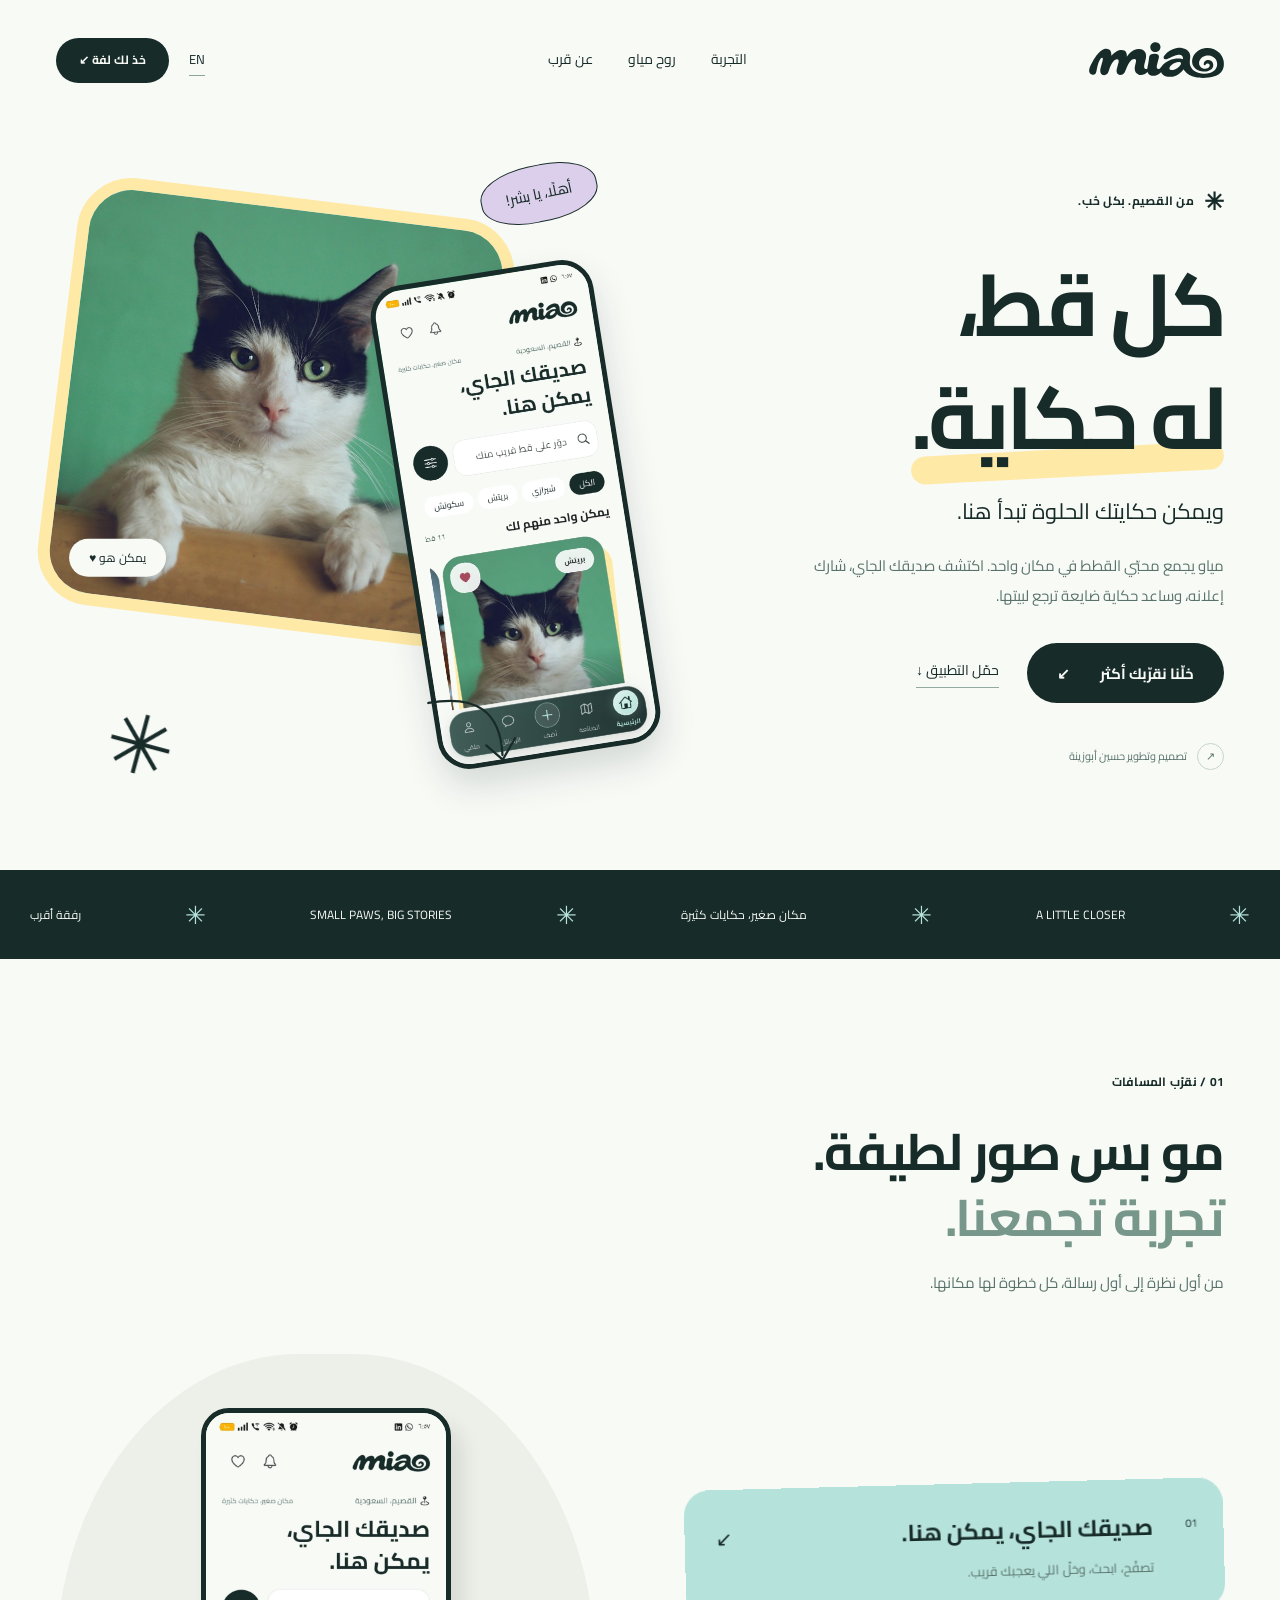
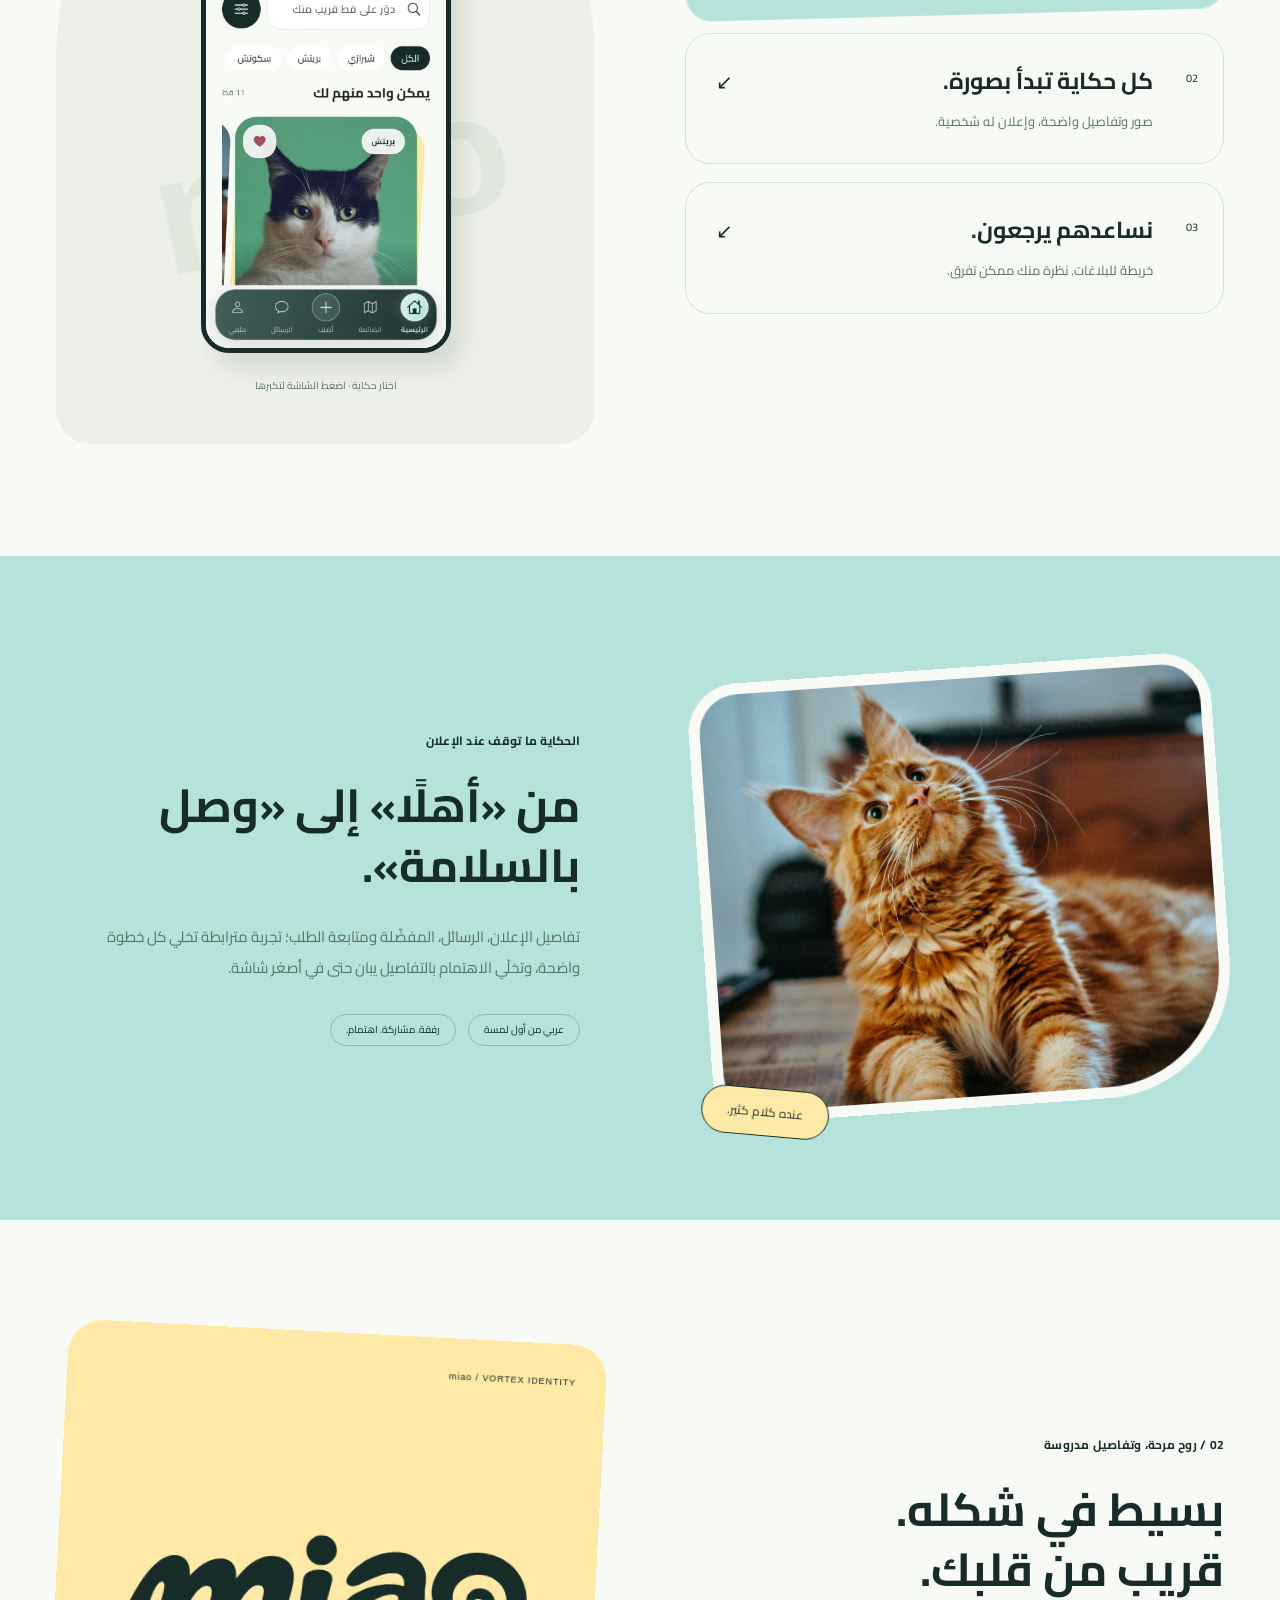
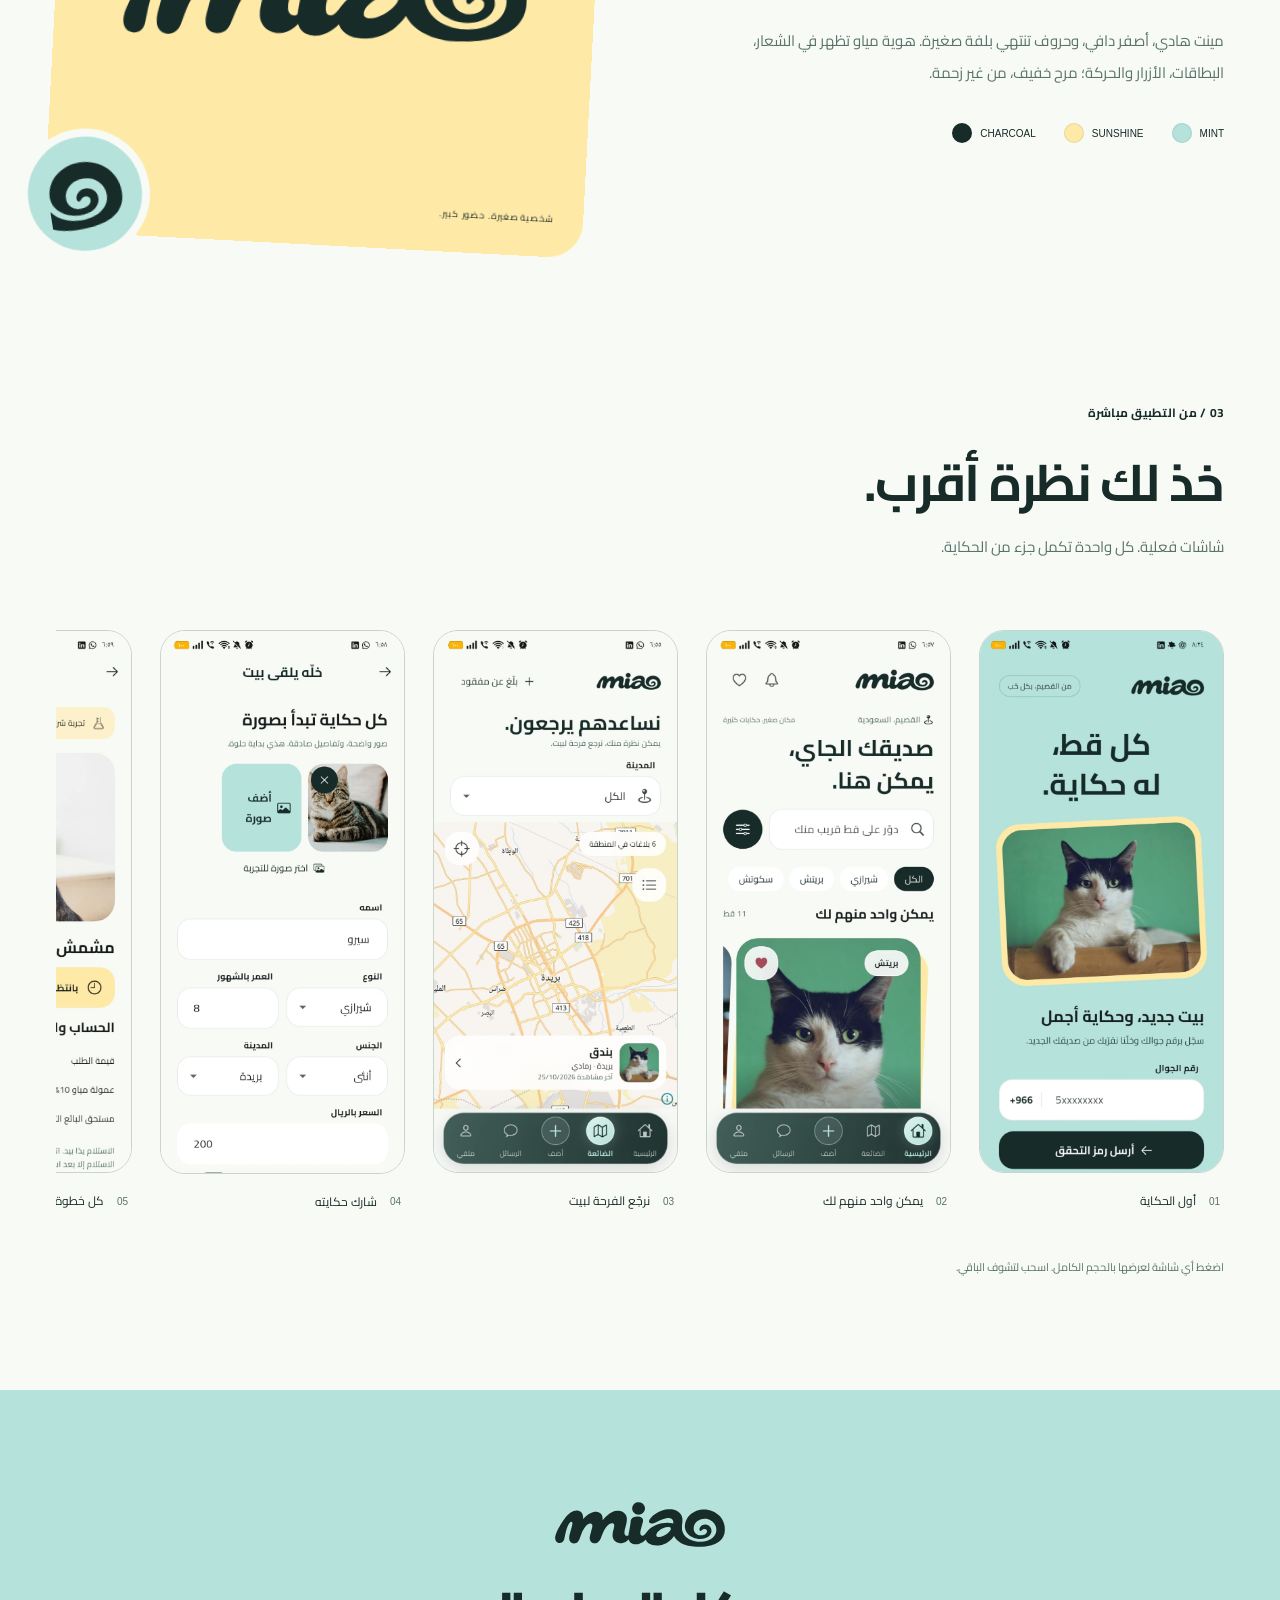
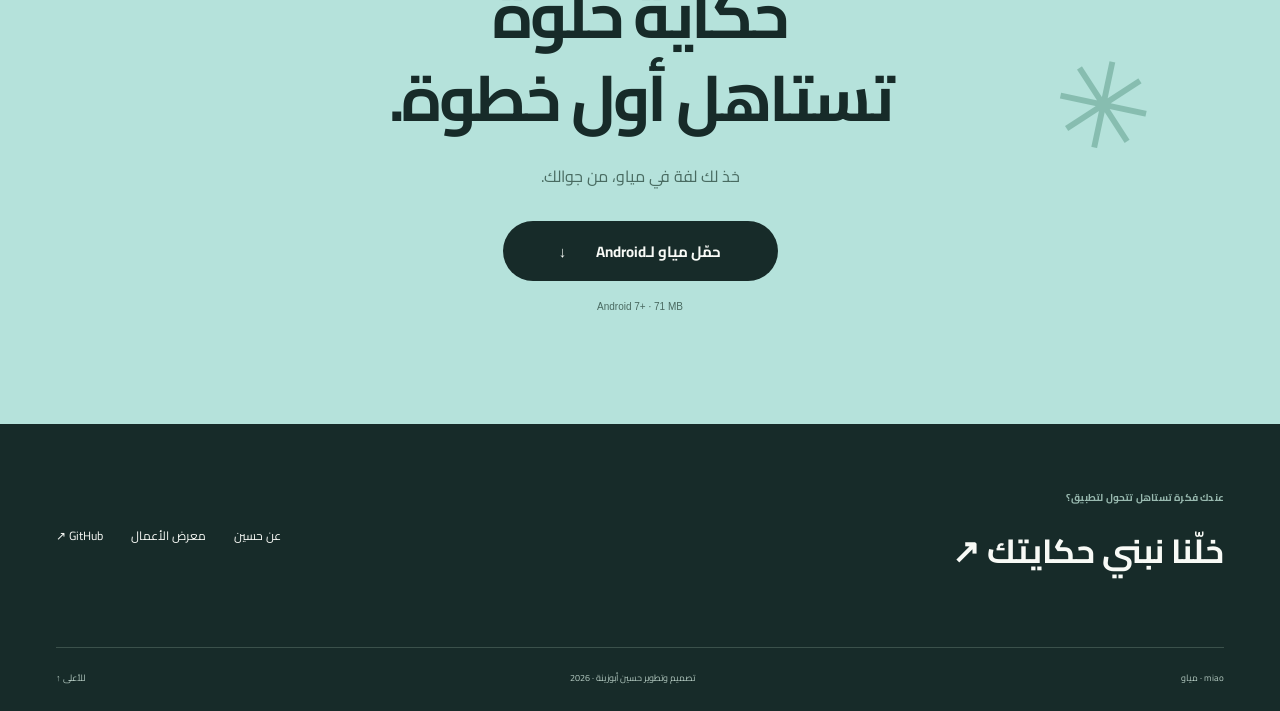
<file: site/index.html>
<!doctype html>
<html lang="ar" dir="rtl">
  <head>
    <meta charset="utf-8" />
    <meta name="viewport" content="width=device-width,initial-scale=1" />
    <title>مياو — كل قط، له حكاية · حسين أبوزينة</title>
    <meta
      name="description"
      content="مياو: تجربة موبايل عربية تجمع محبي القطط في القصيم. اكتشف الإعلانات، شارك الحكايات وساعد القطط الضائعة ترجع لبيوتها. تصميم وتطوير حسين أبوزينة."
    />
    <meta name="theme-color" content="#B5E2DB" />
    <link
      rel="canonical"
      href="https://husseinabozina.github.io/miao-view/"
    />
    <meta property="og:title" content="مياو — كل قط، له حكاية" />
    <meta
      property="og:description"
      content="تجربة عربية بروح مرحة. اكتشف مياو، من أول حكاية إلى صديق جديد."
    />
    <meta property="og:type" content="website" />
    <meta
      property="og:url"
      content="https://husseinabozina.github.io/miao-view/"
    />
    <meta
      property="og:image"
      content="https://husseinabozina.github.io/miao-view/assets/brand/cover.png"
    />
    <meta name="twitter:card" content="summary_large_image" />
    <link rel="icon" type="image/svg+xml" href="assets/brand/spiral.svg" />
    <link
      rel="preload"
      href="assets/brand/Cairo-Bold.ttf"
      as="font"
      type="font/ttf"
      crossorigin
    />
    <link rel="stylesheet" href="styles.css" />
    <script src="app.js" defer></script>
  </head>
  <body>
    <a
      class="skip"
      href="#main"
      data-ar="انتقل للمحتوى"
      data-en="Skip to content"
      >انتقل للمحتوى</a
    >
    <header class="header wrap">
      <a class="logo" href="#" aria-label="miao"
        ><img src="assets/brand/miao.svg" width="145" height="39" alt="miao"
      /></a>
      <nav aria-label="التنقل">
        <a href="#experience" data-ar="التجربة" data-en="The experience"
          >التجربة</a
        ><a href="#identity" data-ar="روح مياو" data-en="The character"
          >روح مياو</a
        ><a href="#screens" data-ar="عن قرب" data-en="A closer look">عن قرب</a>
      </nav>
      <div class="header-actions">
        <button class="language" id="language" aria-label="Switch to English">
          EN</button
        ><a
          class="pill small dark"
          href="#download"
          data-ar="خذ لك لفة ↙"
          data-en="Take a look ↗"
          >خذ لك لفة ↙</a
        >
      </div>
    </header>
    <main id="main">
      <section class="hero wrap">
        <div class="hero-copy">
          <p class="eyebrow">
            <span class="spark" aria-hidden="true">✳</span
            ><span
              data-ar="من القصيم. بكل حُب."
              data-en="FROM QASSIM. WITH LOVE."
              >من القصيم. بكل حُب.</span
            >
          </p>
          <h1>
            <span data-ar="كل قط،" data-en="Little paws.">كل قط،</span
            ><br /><span
              class="underlined"
              data-ar="له حكاية."
              data-en="Big stories."
              >له حكاية.</span
            >
          </h1>
          <p
            class="hero-lead"
            data-ar="ويمكن حكايتك الحلوة تبدأ هنا."
            data-en="Your next good story could start right here."
          >
            ويمكن حكايتك الحلوة تبدأ هنا.
          </p>
          <p
            class="intro"
            data-ar="مياو يجمع محبّي القطط في مكان واحد. اكتشف صديقك الجاي، شارك إعلانه، وساعد حكاية ضايعة ترجع لبيتها."
            data-en="A little place for cat people. Find your next companion, share a listing and help a missing story find its way home."
          >
            مياو يجمع محبّي القطط في مكان واحد. اكتشف صديقك الجاي، شارك إعلانه،
            وساعد حكاية ضايعة ترجع لبيتها.
          </p>
          <div class="actions">
            <a class="pill dark" href="#experience"
              ><span data-ar="خلّنا نقرّبك أكثر" data-en="Meet miao"
                >خلّنا نقرّبك أكثر</span
              ><span aria-hidden="true">↙</span></a
            ><a
              class="text-link"
              href="#download"
              data-ar="حمّل التطبيق ↓"
              data-en="Get the app ↓"
              >حمّل التطبيق ↓</a
            >
          </div>
          <div class="hero-credit">
            <span class="mini-icon" aria-hidden="true">↗</span
            ><span
              data-ar="تصميم وتطوير حسين أبوزينة"
              data-en="DESIGNED & BUILT BY HUSSEIN ABOZINA"
              >تصميم وتطوير حسين أبوزينة</span
            >
          </div>
        </div>
        <div class="hero-art">
          <div class="cat-frame">
            <img
              src="assets/photos/cat1.jpg"
              width="900"
              height="1200"
              alt="قط مسترخٍ، من صور تطبيق مياو"
              fetchpriority="high"
            /><span
              class="cat-label"
              data-ar="يمكن هو ♥"
              data-en="Maybe this one ♥"
              >يمكن هو ♥</span
            >
          </div>
          <div class="hero-phone">
            <img
              src="assets/screens/home.jpg"
              width="718"
              height="1599"
              alt="شاشة مياو الرئيسية على Android"
            />
          </div>
          <span
            class="hello-sticker"
            data-ar="أهلًا، يا بشر!"
            data-en="Oh, hi human!"
            >أهلًا، يا بشر!</span
          ><svg class="doodle" viewBox="0 0 120 90" aria-hidden="true">
            <path d="M7 18q75-25 88 45M76 55l20 13 10-25" /></svg
          ><span class="float-star" aria-hidden="true">✳</span>
        </div>
      </section>
      <div class="ticker" aria-hidden="true">
        <div>
          <span>رفقة أقرب</span><b>✳</b><span>SMALL PAWS, BIG STORIES</span
          ><b>✳</b><span>مكان صغير، حكايات كثيرة</span><b>✳</b
          ><span>A LITTLE CLOSER</span><b>✳</b>
        </div>
      </div>
      <section id="experience" class="experience section">
        <div class="wrap">
          <div class="section-top">
            <p
              class="eyebrow"
              data-ar="01 / نقرّب المسافات"
              data-en="01 / A LITTLE CLOSER"
            >
              01 / نقرّب المسافات
            </p>
            <h2>
              <span data-ar="مو بس صور لطيفة." data-en="More than a cute face."
                >مو بس صور لطيفة.</span
              ><br /><span
                class="muted"
                data-ar="تجربة تجمعنا."
                data-en="A reason to connect."
                >تجربة تجمعنا.</span
              >
            </h2>
            <p
              data-ar="من أول نظرة إلى أول رسالة، كل خطوة لها مكانها."
              data-en="From the first look to the first hello, every step has its place."
            >
              من أول نظرة إلى أول رسالة، كل خطوة لها مكانها.
            </p>
          </div>
          <div class="story-layout">
            <div
              class="chapters"
              role="tablist"
              aria-orientation="vertical"
              aria-label="فصول تجربة مياو"
            >
              <button
                class="chapter active"
                id="tab-home"
                role="tab"
                aria-selected="true"
                aria-controls="story-panel"
                data-screen="home"
              >
                <span class="chapter-no">01</span
                ><span
                  ><strong
                    data-ar="صديقك الجاي، يمكن هنا."
                    data-en="Your next companion."
                    >صديقك الجاي، يمكن هنا.</strong
                  ><small
                    data-ar="تصفّح، ابحث، وخلّ اللي يعجبك قريب."
                    data-en="Browse, search and keep your favorites close."
                    >تصفّح، ابحث، وخلّ اللي يعجبك قريب.</small
                  ></span
                ><span class="chapter-arrow" aria-hidden="true">↙</span>
              </button>
              <button
                class="chapter"
                id="tab-listing"
                role="tab"
                aria-selected="false"
                tabindex="-1"
                aria-controls="story-panel"
                data-screen="listing"
              >
                <span class="chapter-no">02</span
                ><span
                  ><strong
                    data-ar="كل حكاية تبدأ بصورة."
                    data-en="Every story starts somewhere."
                    >كل حكاية تبدأ بصورة.</strong
                  ><small
                    data-ar="صور وتفاصيل واضحة، وإعلان له شخصية."
                    data-en="Photos, thoughtful details and a listing with character."
                    >صور وتفاصيل واضحة، وإعلان له شخصية.</small
                  ></span
                ><span class="chapter-arrow" aria-hidden="true">↙</span>
              </button>
              <button
                class="chapter"
                id="tab-map"
                role="tab"
                aria-selected="false"
                tabindex="-1"
                aria-controls="story-panel"
                data-screen="map"
              >
                <span class="chapter-no">03</span
                ><span
                  ><strong
                    data-ar="نساعدهم يرجعون."
                    data-en="Help them find home."
                    >نساعدهم يرجعون.</strong
                  ><small
                    data-ar="خريطة للبلاغات. نظرة منك ممكن تفرق."
                    data-en="Local missing-cat reports. One small sighting can matter."
                    >خريطة للبلاغات. نظرة منك ممكن تفرق.</small
                  ></span
                ><span class="chapter-arrow" aria-hidden="true">↙</span>
              </button>
            </div>
            <div
              class="story-stage"
              role="tabpanel"
              id="story-panel"
              aria-labelledby="tab-home"
            >
              <span class="stage-word" aria-hidden="true">miao</span
              ><button
                class="phone-button"
                id="story-zoom"
                aria-label="تكبير الشاشة"
              >
                <img
                  id="story-image"
                  src="assets/screens/home.jpg"
                  width="718"
                  height="1599"
                  alt="مياو — اكتشاف القطط والإعلانات"
                  loading="lazy"
                />
              </button>
              <p
                class="stage-hint"
                data-ar="اختار حكاية · اضغط الشاشة لتكبرها"
                data-en="PICK A CHAPTER · TAP TO EXPLORE"
              >
                اختار حكاية · اضغط الشاشة لتكبرها
              </p>
            </div>
          </div>
        </div>
      </section>
      <section class="connection section">
        <div class="wrap connection-grid">
          <div class="connection-photo">
            <img
              src="assets/photos/cat2.jpg"
              width="900"
              height="1200"
              alt="قط برتقالي من صور مياو"
              loading="lazy"
            /><span
              class="photo-sticker"
              data-ar="عنده كلام كثير."
              data-en="Excellent listener."
              >عنده كلام كثير.</span
            >
          </div>
          <div>
            <p
              class="eyebrow"
              data-ar="الحكاية ما توقف عند الإعلان"
              data-en="THE STORY GOES ON"
            >
              الحكاية ما توقف عند الإعلان
            </p>
            <h2
              data-ar="من «أهلًا» إلى «وصل بالسلامة»."
              data-en="From “hello” to “home at last”."
            >
              من «أهلًا» إلى «وصل بالسلامة».
            </h2>
            <p
              class="body-copy"
              data-ar="تفاصيل الإعلان، الرسائل، المفضّلة ومتابعة الطلب؛ تجربة مترابطة تخلي كل خطوة واضحة، وتخلّي الاهتمام بالتفاصيل يبان حتى في أصغر شاشة."
              data-en="Listing details, messages, saved favorites and order follow-up. A connected journey that makes each next step clear, with care in the smallest screens."
            >
              تفاصيل الإعلان، الرسائل، المفضّلة ومتابعة الطلب؛ تجربة مترابطة
              تخلي كل خطوة واضحة، وتخلّي الاهتمام بالتفاصيل يبان حتى في أصغر
              شاشة.
            </p>
            <div class="little-notes">
              <span
                data-ar="عربي من أول لمسة"
                data-en="ARABIC FROM THE FIRST TAP"
                >عربي من أول لمسة</span
              ><span
                data-ar="رفقة. مشاركة. اهتمام."
                data-en="COMPANIONSHIP. COMMUNITY. CARE."
                >رفقة. مشاركة. اهتمام.</span
              >
            </div>
          </div>
        </div>
      </section>
      <section id="identity" class="identity section">
        <div class="wrap identity-grid">
          <div>
            <p
              class="eyebrow"
              data-ar="02 / روح مرحة، وتفاصيل مدروسة"
              data-en="02 / A LITTLE PERSONALITY"
            >
              02 / روح مرحة، وتفاصيل مدروسة
            </p>
            <h2>
              <span data-ar="بسيط في شكله." data-en="Soft around the edges."
                >بسيط في شكله.</span
              ><br /><span data-ar="قريب من قلبك." data-en="Full of character."
                >قريب من قلبك.</span
              >
            </h2>
            <p
              class="body-copy"
              data-ar="مينت هادي، أصفر دافي، وحروف تنتهي بلفة صغيرة. هوية مياو تظهر في الشعار، البطاقات، الأزرار والحركة؛ مرح خفيف، من غير زحمة."
              data-en="Calm mint. Warm yellow. A wordmark with a little twist. The miao identity travels through the logo, cards, buttons and motion: playful, with room to breathe."
            >
              مينت هادي، أصفر دافي، وحروف تنتهي بلفة صغيرة. هوية مياو تظهر في
              الشعار، البطاقات، الأزرار والحركة؛ مرح خفيف، من غير زحمة.
            </p>
            <div class="palette">
              <span class="swatch mint"><i></i><span>MINT</span></span
              ><span class="swatch yellow"><i></i><span>SUNSHINE</span></span
              ><span class="swatch charcoal"><i></i><span>CHARCOAL</span></span>
            </div>
          </div>
          <div class="identity-board">
            <span class="board-top">miao / VORTEX IDENTITY</span
            ><img
              src="assets/brand/miao.svg"
              width="440"
              height="116"
              alt="شعار مياو الأصلي"
              loading="lazy"
            />
            <div class="spiral-disc">
              <img
                src="assets/brand/spiral.svg"
                width="85"
                height="85"
                alt="رمز مياو الحلزوني"
                loading="lazy"
              />
            </div>
            <span
              class="board-bottom"
              data-ar="شخصية صغيرة. حضور كبير."
              data-en="A SMALL TWIST. A BIG PERSONALITY."
              >شخصية صغيرة. حضور كبير.</span
            >
          </div>
        </div>
      </section>
      <section id="screens" class="gallery section">
        <div class="wrap">
          <div class="section-top">
            <p
              class="eyebrow"
              data-ar="03 / من التطبيق مباشرة"
              data-en="03 / STRAIGHT FROM THE APP"
            >
              03 / من التطبيق مباشرة
            </p>
            <h2 data-ar="خذ لك نظرة أقرب." data-en="Get a little closer.">
              خذ لك نظرة أقرب.
            </h2>
            <p
              data-ar="شاشات فعلية. كل واحدة تكمل جزء من الحكاية."
              data-en="Actual app screens. Each one carries a part of the story."
            >
              شاشات فعلية. كل واحدة تكمل جزء من الحكاية.
            </p>
          </div>
          <div class="gallery-grid">
            <figure>
              <button
                class="gallery-open"
                data-screen="welcome"
                aria-label="تكبير شاشة البداية"
              >
                <img
                  src="assets/screens/welcome.jpg"
                  width="718"
                  height="1599"
                  alt="مياو — الترحيب وتسجيل الجوال"
                  loading="lazy"
                />
              </button>
              <figcaption>
                <span>01</span
                ><span data-ar="أول الحكاية" data-en="A warm welcome"
                  >أول الحكاية</span
                >
              </figcaption>
            </figure>
            <figure>
              <button
                class="gallery-open"
                data-screen="home"
                aria-label="تكبير الرئيسية"
              >
                <img
                  src="assets/screens/home.jpg"
                  width="718"
                  height="1599"
                  alt="مياو — الرئيسية والبحث والمفضلة"
                  loading="lazy"
                />
              </button>
              <figcaption>
                <span>02</span
                ><span data-ar="يمكن واحد منهم لك" data-en="Maybe this one"
                  >يمكن واحد منهم لك</span
                >
              </figcaption>
            </figure>
            <figure>
              <button
                class="gallery-open"
                data-screen="map"
                aria-label="تكبير الخريطة"
              >
                <img
                  src="assets/screens/map.jpg"
                  width="718"
                  height="1599"
                  alt="مياو — خريطة بلاغات القطط الضائعة"
                  loading="lazy"
                />
              </button>
              <figcaption>
                <span>03</span
                ><span data-ar="نرجّع الفرحة لبيت" data-en="A way back home"
                  >نرجّع الفرحة لبيت</span
                >
              </figcaption>
            </figure>
            <figure>
              <button
                class="gallery-open"
                data-screen="listing"
                aria-label="تكبير إضافة إعلان"
              >
                <img
                  src="assets/screens/listing.jpg"
                  width="718"
                  height="1599"
                  alt="مياو — إنشاء إعلان بصور وتفاصيل"
                  loading="lazy"
                />
              </button>
              <figcaption>
                <span>04</span
                ><span data-ar="شارك حكايته" data-en="Tell their story"
                  >شارك حكايته</span
                >
              </figcaption>
            </figure>
            <figure>
              <button
                class="gallery-open"
                data-screen="order"
                aria-label="تكبير تفاصيل الطلب"
              >
                <img
                  src="assets/screens/order.jpg"
                  width="718"
                  height="1599"
                  alt="مياو — تفاصيل الطلب والمتابعة"
                  loading="lazy"
                />
              </button>
              <figcaption>
                <span>05</span
                ><span data-ar="كل خطوة واضحة" data-en="Every step, clear"
                  >كل خطوة واضحة</span
                >
              </figcaption>
            </figure>
          </div>
          <p
            class="gallery-note"
            data-ar="اضغط أي شاشة لعرضها بالحجم الكامل. اسحب لتشوف الباقي."
            data-en="Tap any screen for the full view. Scroll to see the rest."
          >
            اضغط أي شاشة لعرضها بالحجم الكامل. اسحب لتشوف الباقي.
          </p>
        </div>
      </section>
      <section id="download" class="download section">
        <div class="wrap download-inner">
          <span class="download-star" aria-hidden="true">✳</span
          ><img
            src="assets/brand/miao.svg"
            width="170"
            height="45"
            alt="miao"
            loading="lazy"
          />
          <h2>
            <span data-ar="حكاية حلوة" data-en="A good story.">حكاية حلوة</span
            ><br /><span
              data-ar="تستاهل أول خطوة."
              data-en="One small first step."
              >تستاهل أول خطوة.</span
            >
          </h2>
          <p
            data-ar="خذ لك لفة في مياو، من جوالك."
            data-en="Take miao for a little wander. On your phone."
          >
            خذ لك لفة في مياو، من جوالك.
          </p>
          <a
            class="pill dark download-button"
            href="https://github.com/Husseinabozina/miao-view/releases/download/miao-portfolio-2026-10-26/miao-android.apk"
            ><span data-ar="حمّل مياو لـAndroid" data-en="Get miao for Android"
              >حمّل مياو لـAndroid</span
            ><span aria-hidden="true">↓</span></a
          ><small>Android 7+ · 71 MB</small>
        </div>
      </section>
    </main>
    <footer class="footer">
      <div class="wrap">
        <div class="footer-main">
          <div>
            <p
              class="eyebrow"
              data-ar="عندك فكرة تستاهل تتحول لتطبيق؟"
              data-en="HAVE A MOBILE PRODUCT IN MIND?"
            >
              عندك فكرة تستاهل تتحول لتطبيق؟
            </p>
            <a
              class="footer-title"
              href="mailto:husseinabozina22@gmail.com"
              data-ar="خلّنا نبني حكايتك ↗"
              data-en="Let’s build your next story ↗"
              >خلّنا نبني حكايتك ↗</a
            >
          </div>
          <div class="footer-links">
            <a
              href="https://hussein-abozina-portfolio.vercel.app"
              data-ar="عن حسين"
              data-en="About Hussein"
              >عن حسين</a
            ><a
              href="https://husseinabozina.github.io/app-showroom/"
              data-ar="معرض الأعمال"
              data-en="App showroom"
              >معرض الأعمال</a
            ><a
              href="https://github.com/Husseinabozina/miao-view"
              data-ar="GitHub ↗"
              data-en="GitHub ↗"
              >GitHub ↗</a
            >
          </div>
        </div>
        <div class="footer-bottom">
          <span>miao · مياو</span
          ><span
            data-ar="تصميم وتطوير حسين أبوزينة · 2026"
            data-en="DESIGNED & BUILT BY HUSSEIN ABOZINA · 2026"
            >تصميم وتطوير حسين أبوزينة · 2026</span
          ><a href="#" data-ar="للأعلى ↑" data-en="BACK UP ↑">للأعلى ↑</a>
        </div>
      </div>
    </footer>
    <dialog id="lightbox" aria-labelledby="lightbox-title">
      <div class="dialog-head">
        <h2 id="lightbox-title">مياو</h2>
        <button id="close-lightbox" data-ar="إغلاق ×" data-en="Close ×">
          إغلاق ×
        </button>
      </div>
      <img id="lightbox-image" alt="مياو — صورة من التطبيق بالحجم الكامل" />
      <div class="dialog-controls">
        <button id="previous" data-ar="السابقة" data-en="Previous">
          السابقة</button
        ><span id="counter" aria-live="polite"></span
        ><button id="next" data-ar="التالية" data-en="Next">التالية</button>
      </div>
    </dialog>
  </body>
</html>
</file>
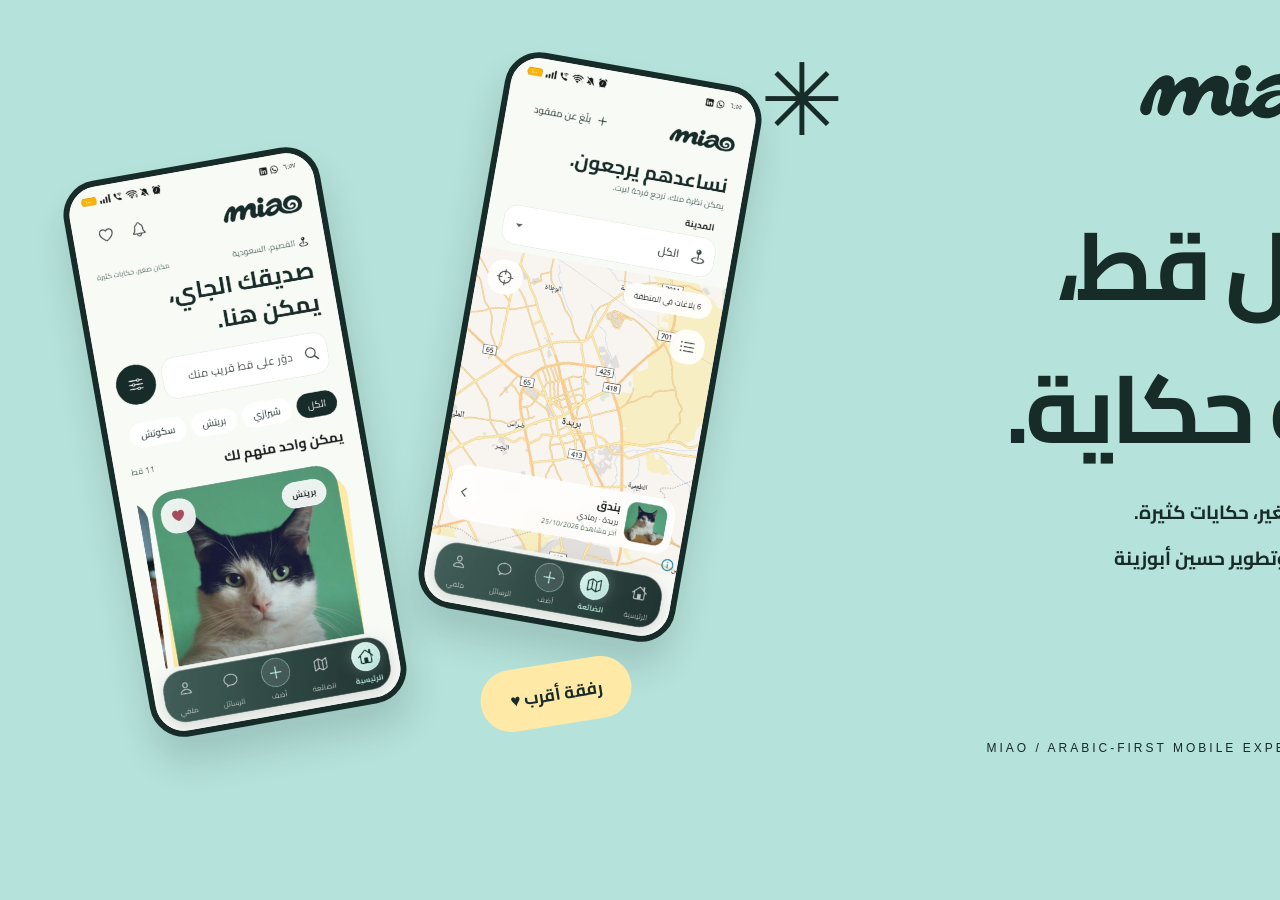
<file: site/cover.html>
<!doctype html>
<html lang="ar" dir="rtl">
  <head>
    <meta charset="utf-8" />
    <meta name="viewport" content="width=device-width,initial-scale=1" />
    <meta name="robots" content="noindex" />
    <title>Miao — project cover</title>
    <style>
      @font-face {
        font-family: Cairo;
        src: url("assets/brand/Cairo-Bold.ttf");
      }
      * {
        box-sizing: border-box;
      }
      body {
        margin: 0;
        background: #b5e2db;
        font-family: Cairo, Arial, sans-serif;
        color: #172b29;
      }
      .cover {
        width: 1440px;
        height: 820px;
        padding: 65px 90px;
        display: grid;
        grid-template-columns: 1fr 1fr;
        position: relative;
        overflow: hidden;
      }
      .copy {
        position: relative;
        z-index: 2;
      }
      .logo {
        width: 210px;
        height: auto;
      }
      h1 {
        font-size: 95px;
        line-height: 1.5;
        letter-spacing: -4px;
        margin: 65px 0 15px;
      }
      p {
        font-size: 19px;
        margin: 10px 0;
      }
      .english {
        font:
          12px Arial,
          sans-serif;
        letter-spacing: 3px;
        position: absolute;
        bottom: 65px;
        right: 90px;
      }
      .scene {
        position: relative;
      }
      .phone {
        width: 260px;
        position: absolute;
        border: 6px solid #172b29;
        border-radius: 35px;
        overflow: hidden;
        background: #f8faf6;
        box-shadow: 0 25px 35px #172b2928;
      }
      .phone img {
        width: 100%;
        display: block;
      }
      .front {
        left: 15px;
        top: 95px;
        transform: rotate(-10deg);
        z-index: 1;
      }
      .back {
        right: 0;
        top: 0;
        transform: rotate(10deg);
      }
      .star {
        position: absolute;
        left: 760px;
        top: 42px;
        font: 100px Arial;
        color: #172b29;
      }
      .sticker {
        position: absolute;
        left: 480px;
        bottom: 95px;
        background: #ffe9a6;
        border-radius: 50px;
        padding: 15px 30px;
        font-size: 17px;
        z-index: 3;
        transform: rotate(-9deg);
      }
      .line {
        width: 78px;
        height: 8px;
        background: #ffe9a6;
        border-radius: 6px;
        position: absolute;
        right: 90px;
        top: 405px;
        transform: rotate(-6deg);
      }
    </style>
  </head>
  <body>
    <main class="cover">
      <div class="copy">
        <img class="logo" src="assets/brand/miao.svg" alt="miao" />
        <h1>كل قط،<br />له حكاية.</h1>
        <p>مكان صغير، حكايات كثيرة.</p>
        <p>تصميم وتطوير حسين أبوزينة</p>
      </div>
      <div class="scene">
        <div class="phone back">
          <img src="assets/screens/map.jpg" alt="Miao lost-cat map" />
        </div>
        <div class="phone front">
          <img src="assets/screens/home.jpg" alt="Miao home" />
        </div>
      </div>
      <span class="star">✳</span><span class="sticker">رفقة أقرب ♥</span
      ><span class="line"></span
      ><span class="english">MIAO / ARABIC-FIRST MOBILE EXPERIENCE</span>
    </main>
  </body>
</html>
</file>
<file: site/styles.css>
@font-face {
  font-family: Cairo;
  src: url("assets/brand/Cairo-Regular.ttf") format("truetype");
  font-weight: 400;
  font-display: swap;
}
@font-face {
  font-family: Cairo;
  src: url("assets/brand/Cairo-Bold.ttf") format("truetype");
  font-weight: 700 900;
  font-display: swap;
}
:root {
  --mint: #b5e2db;
  --ink: #172b29;
  --paper: #f8faf6;
  --yellow: #ffe9a6;
  --lilac: #dccfeb;
  --muted: #59736c;
}
* {
  box-sizing: border-box;
}
html {
  scroll-behavior: smooth;
  scroll-padding-top: 30px;
}
body {
  margin: 0;
  background: var(--paper);
  color: var(--ink);
  font-family: Cairo, Arial, sans-serif;
  font-size: 16px;
  line-height: 1.8;
}
a {
  color: inherit;
  text-underline-offset: 6px;
}
button {
  font: inherit;
}
button,
a {
  -webkit-tap-highlight-color: transparent;
}
a:focus-visible,
button:focus-visible {
  outline: 3px solid #885c95;
  outline-offset: 5px;
}
img {
  display: block;
  max-width: 100%;
  height: auto;
}
h1,
h2,
h3,
p {
  margin: 0;
}
h1,
h2,
h3 {
  font-weight: 700;
  line-height: 1.3;
}
button {
  color: inherit;
}
a.pill {
  text-decoration: none;
}
.wrap {
  width: min(1280px, calc(100% - 112px));
  margin-inline: auto;
}
.section {
  padding: 112px 0;
}
.skip {
  position: fixed;
  top: -90px;
  inset-inline-start: 20px;
  padding: 14px;
  background: var(--ink);
  color: white;
  z-index: 10;
}
.skip:focus {
  top: 10px;
}
.header {
  height: 120px;
  display: flex;
  align-items: center;
  justify-content: space-between;
  gap: 35px;
}
.logo {
  width: 135px;
  flex-shrink: 0;
}
.header nav {
  display: flex;
  gap: 35px;
}
.header nav a {
  font-size: 14px;
  text-decoration: none;
}
.header-actions {
  display: flex;
  align-items: center;
  gap: 20px;
}
.language {
  background: transparent;
  border: 0;
  border-bottom: 1px solid #8ba59e;
  font-size: 13px;
  padding: 4px 0;
  cursor: pointer;
}
.pill {
  min-height: 60px;
  display: inline-flex;
  align-items: center;
  justify-content: center;
  gap: 30px;
  padding: 15px 30px;
  border-radius: 100px;
  font-size: 15px;
  font-weight: 700;
  transition:
    transform 0.2s,
    box-shadow 0.2s;
}
.pill:hover {
  transform: translateY(-3px);
  box-shadow: 0 7px 0 #172b291c;
}
.pill.small {
  min-height: 45px;
  font-size: 12px;
  padding: 10px 23px;
}
.dark {
  background: var(--ink);
  color: var(--paper);
}
.hero {
  display: grid;
  grid-template-columns: minmax(0, 1fr) minmax(0, 1.05fr);
  gap: 80px;
  align-items: center;
  min-height: 720px;
  padding: 45px 0 85px;
}
.eyebrow {
  font-size: 12px;
  letter-spacing: 0.02em;
  font-weight: 700;
  margin-bottom: 25px;
}
.spark {
  display: inline-block;
  font-size: 24px;
  margin-inline-end: 10px;
  vertical-align: middle;
}
.hero h1 {
  font-size: clamp(58px, 6.8vw, 98px);
  line-height: 1.3;
  letter-spacing: -0.045em;
  margin-bottom: 18px;
}
.underlined {
  position: relative;
  z-index: 0;
  white-space: nowrap;
}
.underlined:after {
  content: "";
  height: 17%;
  background: var(--yellow);
  position: absolute;
  inset-inline: 0;
  bottom: 14%;
  border-radius: 40px;
  z-index: -1;
  transform: rotate(-3deg);
}
.hero-lead {
  font-size: 22px;
  margin-top: 18px;
}
.intro {
  font-size: 15px;
  line-height: 2;
  max-width: 440px;
  color: var(--muted);
  margin-top: 19px;
}
.actions {
  display: flex;
  gap: 28px;
  align-items: center;
  margin-top: 32px;
  flex-wrap: wrap;
}
.text-link {
  font-size: 14px;
  text-decoration: none;
  border-bottom: 1px solid #93a9a2;
  padding-bottom: 4px;
}
.hero-credit {
  display: flex;
  align-items: center;
  gap: 10px;
  margin-top: 40px;
  font-size: 11px;
  color: var(--muted);
}
.mini-icon {
  border: 1px solid #c5d4ce;
  border-radius: 50%;
  display: grid;
  place-items: center;
  width: 27px;
  height: 27px;
}
.hero-art {
  height: 620px;
  position: relative;
  min-width: 0;
}
.cat-frame {
  position: absolute;
  width: 79%;
  height: 430px;
  inset-inline-end: 0;
  top: 32px;
  transform: rotate(7deg);
  border: 12px solid var(--yellow);
  border-radius: 55px;
  overflow: hidden;
  background: var(--mint);
}
.cat-frame > img {
  width: 100%;
  height: 100%;
  object-fit: cover;
  object-position: 50% 35%;
}
.cat-label {
  position: absolute;
  bottom: 20px;
  inset-inline-end: 20px;
  background: var(--paper);
  border-radius: 35px;
  padding: 8px 20px;
  font-size: 12px;
  transform: rotate(-7deg);
}
.hero-phone {
  position: absolute;
  inset-inline-start: -15px;
  top: 105px;
  width: 225px;
  border: 5px solid var(--ink);
  border-radius: 32px;
  overflow: hidden;
  transform: rotate(-9deg);
  box-shadow: 0 18px 35px #172b2926;
}
.hero-phone img {
  width: 100%;
}
.hello-sticker {
  position: absolute;
  top: 0;
  inset-inline-start: 15px;
  border: 1px solid var(--ink);
  border-radius: 45%;
  padding: 14px 24px;
  background: var(--lilac);
  font-size: 15px;
  transform: rotate(-12deg);
}
.float-star {
  position: absolute;
  bottom: 0;
  inset-inline-end: 50px;
  font-size: 82px;
  line-height: 1;
  color: var(--ink);
  transform: rotate(15deg);
}
.doodle {
  position: absolute;
  width: 110px;
  bottom: 10px;
  inset-inline-start: 85px;
  fill: none;
  stroke: var(--ink);
  stroke-width: 2.5;
  stroke-linecap: round;
  stroke-linejoin: round;
  transform: rotate(8deg);
}
.ticker {
  background: var(--ink);
  color: var(--paper);
  padding: 22px 0;
  overflow: hidden;
}
.ticker > div {
  display: flex;
  align-items: center;
  justify-content: space-around;
  gap: 45px;
  min-width: 900px;
  direction: ltr;
  font-size: 12px;
}
.ticker b {
  color: var(--mint);
  font-size: 25px;
  font-weight: 400;
}
.section-top {
  position: relative;
  margin-bottom: 58px;
}
.section-top h2 {
  font-size: clamp(34px, 4vw, 56px);
  letter-spacing: -0.025em;
}
.section-top > p:last-child {
  margin-top: 18px;
  font-size: 15px;
  color: var(--muted);
}
.muted {
  color: #78978b;
}
.story-layout {
  display: grid;
  grid-template-columns: minmax(0, 1fr) minmax(0, 1fr);
  gap: 90px;
  align-items: center;
}
.chapters {
  display: flex;
  flex-direction: column;
  gap: 18px;
}
.chapter {
  display: grid;
  grid-template-columns: 30px 1fr 22px;
  gap: 15px;
  align-items: start;
  border: 1px solid #d6e0d9;
  background: transparent;
  text-align: start;
  border-radius: 25px;
  padding: 30px 25px;
  cursor: pointer;
  width: 100%;
  transition:
    background 0.2s,
    transform 0.2s;
}
.chapter.active {
  background: var(--mint);
  border-color: var(--mint);
  transform: rotate(-1.5deg);
}
.chapter-no {
  font-size: 11px;
  line-height: 2.6;
}
.chapter strong {
  display: block;
  font-size: 23px;
  line-height: 1.5;
}
.chapter small {
  display: block;
  font-size: 13px;
  line-height: 1.9;
  color: var(--muted);
  margin-top: 10px;
}
.chapter-arrow {
  font-size: 20px;
}
.story-stage {
  min-height: 690px;
  background: #edf0e8;
  border-radius: 45% 45% 35px 35px;
  position: relative;
  display: flex;
  align-items: center;
  flex-direction: column;
  justify-content: center;
  padding: 30px 15px 24px;
  overflow: hidden;
}
.stage-word {
  font-family: Arial, sans-serif;
  font-size: 170px;
  font-weight: 900;
  letter-spacing: -12px;
  color: #e0e7dc;
  position: absolute;
  top: 40%;
  direction: ltr;
  transform: rotate(-12deg);
}
.phone-button {
  position: relative;
  z-index: 1;
  width: 250px;
  border: 5px solid var(--ink);
  padding: 0;
  border-radius: 28px;
  background: var(--paper);
  overflow: hidden;
  cursor: zoom-in;
  box-shadow: 12px 17px 20px #172b291a;
}
.stage-hint {
  font-size: 10px;
  margin-top: 24px;
  color: var(--muted);
  position: relative;
}
.connection {
  background: var(--mint);
  overflow: hidden;
}
.connection-grid {
  display: grid;
  grid-template-columns: minmax(0, 1fr) minmax(0, 1fr);
  gap: 120px;
  align-items: center;
}
.connection-photo {
  height: 440px;
  position: relative;
  transform: rotate(-4deg);
  border: 11px solid var(--paper);
  border-radius: 50px 50px 130px 50px;
  background: var(--paper);
}
.connection-photo > img {
  width: 100%;
  height: 100%;
  object-fit: cover;
  border-radius: 39px 39px 119px 39px;
}
.photo-sticker {
  position: absolute;
  bottom: -25px;
  inset-inline-end: -25px;
  background: var(--yellow);
  border: 1px solid var(--ink);
  border-radius: 30px;
  padding: 12px 25px;
  transform: rotate(9deg);
  font-size: 12px;
}
.connection h2,
.identity h2 {
  font-size: clamp(32px, 3.6vw, 53px);
}
.body-copy {
  font-size: 15px;
  color: var(--muted);
  line-height: 2.1;
  margin-top: 25px;
  max-width: 490px;
}
.little-notes {
  display: flex;
  gap: 12px;
  flex-wrap: wrap;
  margin-top: 30px;
}
.little-notes span {
  border: 1px solid #8dbab1;
  padding: 6px 15px;
  border-radius: 50px;
  font-size: 10px;
}
.identity-grid {
  display: grid;
  grid-template-columns: minmax(0, 1fr) minmax(0, 1fr);
  gap: 90px;
  align-items: center;
}
.palette {
  display: flex;
  gap: 28px;
  margin-top: 35px;
}
.swatch {
  display: flex;
  align-items: center;
  gap: 8px;
  font:
    10px Arial,
    sans-serif;
  direction: ltr;
}
.swatch i {
  width: 20px;
  height: 20px;
  border-radius: 50%;
  display: block;
  border: 1px solid #172b2918;
}
.mint i {
  background: var(--mint);
}
.yellow i {
  background: var(--yellow);
}
.charcoal i {
  background: var(--ink);
}
.identity-board {
  aspect-ratio: 1.05;
  background: var(--yellow);
  border-radius: 35px;
  display: flex;
  align-items: center;
  justify-content: center;
  position: relative;
  transform: rotate(3deg);
  padding: 45px;
}
.identity-board > img {
  width: 90%;
  transform: rotate(-3deg);
}
.board-top,
.board-bottom {
  position: absolute;
  font-size: 9px;
  letter-spacing: 0.1em;
  inset-inline-start: 30px;
}
.board-top {
  top: 30px;
  font-family: Arial, sans-serif;
}
.board-bottom {
  bottom: 30px;
}
.spiral-disc {
  width: 130px;
  height: 130px;
  border-radius: 50%;
  display: grid;
  place-items: center;
  position: absolute;
  bottom: -26px;
  inset-inline-end: -25px;
  background: var(--mint);
  border: 8px solid var(--paper);
  transform: rotate(-12deg);
}
.spiral-disc img {
  width: 65%;
}
.gallery {
  padding-top: 45px;
  overflow: hidden;
}
.gallery-grid {
  display: grid;
  grid-auto-flow: column;
  grid-auto-columns: 245px;
  gap: 28px;
  overflow-x: auto;
  scroll-snap-type: x proximity;
  padding: 12px 8px 26px;
  scrollbar-color: #8fb3a7 #e7ece2;
  scrollbar-width: thin;
}
.gallery figure {
  margin: 0;
  scroll-snap-align: start;
}
.gallery-open {
  display: block;
  width: 100%;
  padding: 0;
  border: 1px solid #c9d4cc;
  border-radius: 25px;
  overflow: hidden;
  cursor: zoom-in;
  background: var(--paper);
  transition: transform 0.2s;
}
.gallery-open:hover {
  transform: translateY(-6px);
}
.gallery-open img {
  width: 100%;
}
.gallery figcaption {
  display: flex;
  align-items: center;
  gap: 13px;
  font-size: 12px;
  padding: 17px 4px 0;
}
.gallery figcaption > span:first-child {
  font:
    10px Arial,
    sans-serif;
  color: var(--muted);
}
.gallery-note {
  font-size: 11px;
  color: var(--muted);
  margin-top: 20px;
}
.download {
  background: var(--mint);
  text-align: center;
  overflow: hidden;
}
.download-inner {
  position: relative;
}
.download-inner > img {
  margin-inline: auto;
  margin-bottom: 27px;
}
.download h2 {
  font-size: clamp(42px, 5vw, 72px);
  letter-spacing: -0.04em;
}
.download p {
  margin-top: 22px;
  color: #496b61;
  font-size: 16px;
}
.download-button {
  margin-top: 30px;
  min-width: 275px;
}
.download small {
  display: block;
  font:
    10px Arial,
    sans-serif;
  margin-top: 20px;
  color: #4a6a61;
  direction: ltr;
}
.download-star {
  position: absolute;
  inset-inline-start: 6%;
  top: 35%;
  font-size: 120px;
  line-height: 1;
  transform: rotate(12deg);
  color: #87bdb0;
}
.footer {
  background: var(--ink);
  color: var(--paper);
  padding: 65px 0 25px;
}
.footer-main {
  display: flex;
  justify-content: space-between;
  gap: 40px;
  align-items: center;
}
.footer .eyebrow {
  font-size: 10px;
  color: #99bab0;
  margin-bottom: 15px;
}
.footer-title {
  text-decoration: none;
  font-size: clamp(22px, 2.6vw, 38px);
  font-weight: 700;
}
.footer-links {
  display: flex;
  gap: 28px;
  font-size: 12px;
}
.footer-links a {
  text-decoration: none;
}
.footer-bottom {
  display: flex;
  justify-content: space-between;
  gap: 20px;
  border-top: 1px solid #3b514b;
  margin-top: 65px;
  padding-top: 22px;
  font-size: 9px;
  color: #b2c8bf;
}
.footer-bottom a {
  text-decoration: none;
}
dialog {
  width: min(620px, calc(100% - 24px));
  max-height: 92vh;
  border: 0;
  border-radius: 25px;
  background: var(--paper);
  color: var(--ink);
  padding: 22px;
  overscroll-behavior: contain;
}
dialog::backdrop {
  background: #0b2523d6;
  backdrop-filter: blur(6px);
}
.dialog-head {
  display: flex;
  align-items: center;
  justify-content: space-between;
  gap: 15px;
  margin-bottom: 20px;
}
.dialog-head h2 {
  font-size: 17px;
}
.dialog-head button,
.dialog-controls button {
  border: 1px solid #b2c3b6;
  background: transparent;
  border-radius: 25px;
  padding: 8px 18px;
  cursor: pointer;
  font-size: 12px;
}
#lightbox-image {
  width: 100%;
  height: auto;
  border-radius: 10px;
}
.dialog-controls {
  display: flex;
  align-items: center;
  justify-content: space-between;
  margin-top: 20px;
  gap: 15px;
  font-size: 11px;
}
html[dir="ltr"] h1,
html[dir="ltr"] h2 {
  letter-spacing: -0.04em;
  line-height: 1.15;
}
html[dir="ltr"] .hero h1 {
  font-size: clamp(55px, 6vw, 88px);
}
html[dir="ltr"] .hero-art {
  transform: scaleX(-1);
}
html[dir="ltr"] .hero-art > *,
html[dir="ltr"] .cat-frame img {
  transform: scaleX(-1);
}
html[dir="ltr"] .hero-phone {
  transform: scaleX(-1) rotate(-9deg);
}
html[dir="ltr"] .cat-frame {
  transform: scaleX(-1) rotate(7deg);
}
html[dir="ltr"] .cat-frame img {
  transform: none;
}
html[dir="ltr"] .hero-art .doodle {
  transform: none;
}
@media (max-width: 1100px) {
  .wrap {
    width: calc(100% - 64px);
  }
  .hero {
    gap: 45px;
    min-height: 680px;
  }
  .hero-art {
    height: 570px;
  }
  .cat-frame {
    height: 370px;
    width: 83%;
    top: 50px;
    border-width: 10px;
  }
  .hero-phone {
    width: 205px;
    top: 120px;
  }
  .hero h1 {
    font-size: 70px;
  }
  .hero-lead {
    font-size: 20px;
  }
  .intro {
    font-size: 14px;
  }
  .story-layout,
  .connection-grid,
  .identity-grid {
    gap: 55px;
  }
  .chapter {
    padding: 25px 18px;
    gap: 10px;
  }
  .chapter strong {
    font-size: 21px;
  }
  .section {
    padding: 85px 0;
  }
  .header nav {
    gap: 24px;
  }
  .identity-board {
    padding: 30px;
  }
  .spiral-disc {
    width: 100px;
    height: 100px;
  }
  .footer-links {
    gap: 20px;
  }
}
@media (max-width: 800px) {
  .wrap {
    width: calc(100% - 40px);
  }
  .header {
    height: 90px;
    gap: 20px;
  }
  .header nav {
    display: none;
  }
  .logo {
    width: 110px;
  }
  .header-actions {
    gap: 17px;
  }
  .pill.small {
    font-size: 11px;
    padding: 8px 18px;
  }
  .hero {
    grid-template-columns: minmax(0, 1fr);
    gap: 25px;
    padding-top: 25px;
    padding-bottom: 50px;
  }
  .hero h1 {
    font-size: clamp(52px, 13vw, 76px);
  }
  .eyebrow {
    font-size: 11px;
    margin-bottom: 23px;
  }
  .hero-lead {
    font-size: 19px;
  }
  .intro {
    font-size: 14px;
    max-width: 490px;
  }
  .actions {
    gap: 24px;
    margin-top: 27px;
  }
  .pill {
    font-size: 13px;
    padding: 14px 24px;
    gap: 22px;
    min-height: 54px;
  }
  .text-link {
    font-size: 12px;
  }
  .hero-credit {
    font-size: 10px;
    margin-top: 27px;
  }
  .hero-art {
    height: 570px;
    max-width: 550px;
    width: 100%;
    margin-inline: auto;
  }
  .cat-frame {
    width: 79%;
    height: 390px;
    top: 45px;
    inset-inline-end: 10px;
  }
  .hero-phone {
    width: 205px;
    inset-inline-start: 8px;
    top: 100px;
  }
  .hello-sticker {
    font-size: 13px;
    inset-inline-start: 10px;
    top: 6px;
    padding: 10px 18px;
  }
  .float-star {
    font-size: 65px;
    inset-inline-end: 30px;
  }
  .doodle {
    width: 90px;
    bottom: 5px;
    inset-inline-start: 65px;
  }
  .section {
    padding: 65px 0;
  }
  .section-top {
    margin-bottom: 35px;
  }
  .section-top h2 {
    font-size: 35px;
  }
  .section-top > p:last-child {
    font-size: 13px;
  }
  .story-layout,
  .connection-grid,
  .identity-grid {
    grid-template-columns: minmax(0, 1fr);
    gap: 35px;
  }
  .chapters {
    flex-direction: row;
    overflow-x: auto;
    padding: 5px 3px 12px;
    scroll-snap-type: x proximity;
    gap: 12px;
  }
  .chapter {
    flex: 0 0 275px;
    min-height: 170px;
    padding: 24px 18px;
    border-radius: 22px;
    scroll-snap-align: start;
  }
  .chapter.active {
    transform: none;
  }
  .chapter strong {
    font-size: 20px;
  }
  .chapter small {
    font-size: 12px;
  }
  .story-stage {
    min-height: 660px;
    max-width: 510px;
    width: 100%;
    margin-inline: auto;
  }
  .phone-button {
    width: 245px;
  }
  .connection-grid {
    gap: 55px;
  }
  .connection-photo {
    height: 370px;
    max-width: 490px;
    width: 90%;
    justify-self: center;
  }
  .connection h2,
  .identity h2 {
    font-size: 35px;
  }
  .body-copy {
    font-size: 14px;
  }
  .identity-grid {
    gap: 55px;
  }
  .identity-board {
    max-width: 500px;
    width: calc(100% - 20px);
    justify-self: center;
    transform: rotate(2deg);
    padding: 32px;
  }
  .board-top,
  .board-bottom {
    font-size: 8px;
    inset-inline-start: 20px;
  }
  .board-top {
    top: 22px;
  }
  .board-bottom {
    bottom: 22px;
  }
  .palette {
    gap: 20px;
  }
  .spiral-disc {
    width: 100px;
    height: 100px;
    inset-inline-end: -15px;
  }
  .gallery {
    padding-top: 40px;
  }
  .gallery-grid {
    grid-auto-columns: 230px;
    gap: 20px;
  }
  .download h2 {
    font-size: clamp(36px, 8vw, 58px);
  }
  .download-star {
    font-size: 60px;
    inset-inline-start: -5px;
    top: 10px;
    opacity: 0.5;
  }
  .download p {
    font-size: 14px;
  }
  .download-inner > img {
    width: 140px;
  }
  .footer {
    padding-top: 48px;
  }
  .footer-main {
    align-items: start;
    flex-direction: column;
    gap: 30px;
  }
  .footer-title {
    font-size: 27px;
  }
  .footer-links {
    gap: 24px;
  }
  .footer-bottom {
    margin-top: 40px;
    flex-wrap: wrap;
  }
  .footer-bottom > span:nth-child(2) {
    font-size: 8px;
  }
  html[dir="ltr"] .hero h1 {
    font-size: clamp(50px, 12vw, 75px);
  }
}
@media (max-width: 390px) {
  .hero-art {
    height: 500px;
  }
  .hero-phone {
    width: 180px;
    top: 90px;
  }
  .cat-frame {
    height: 330px;
    border-width: 8px;
    border-radius: 40px;
    top: 40px;
  }
  .intro {
    font-size: 13px;
  }
  .hero-lead {
    font-size: 17px;
  }
  .hero h1 {
    font-size: 52px;
  }
  .connection-photo {
    height: 310px;
  }
  .palette {
    gap: 15px;
  }
  .swatch {
    font-size: 8px;
  }
  .swatch i {
    width: 17px;
    height: 17px;
  }
  .footer-title {
    font-size: 23px;
  }
  .header-actions {
    gap: 14px;
  }
  .pill.small {
    font-size: 10px;
  }
  .gallery-grid {
    grid-auto-columns: 220px;
  }
  .dialog-head button,
  .dialog-controls button {
    padding: 8px 12px;
  }
}
@media (prefers-reduced-motion: reduce) {
  html {
    scroll-behavior: auto;
  }
  *,
  *:before,
  *:after {
    animation: none !important;
    transition: none !important;
  }
}
@keyframes arrival {
  from {
    opacity: 0;
    translate: 0 14px;
  }
  to {
    opacity: 1;
    translate: 0 0;
  }
}
@media (prefers-reduced-motion: no-preference) {
  .hero-copy {
    animation: arrival 0.7s ease-out both;
  }
  .hero-art {
    animation: arrival 0.9s 0.1s ease-out both;
  }
  .spiral-disc {
    transition: rotate 0.45s ease;
  }
  .identity-board:hover .spiral-disc {
    rotate: 30deg;
  }
}
/* Rotated artwork stays inside the page while galleries keep their own scroll. */
body {
  overflow-x: clip;
}
@media(max-width:390px){html[dir=ltr] .hero h1{font-size:44px}}
@media(max-width:800px){.hero-phone{inset-inline-start:18px}}
</file>
